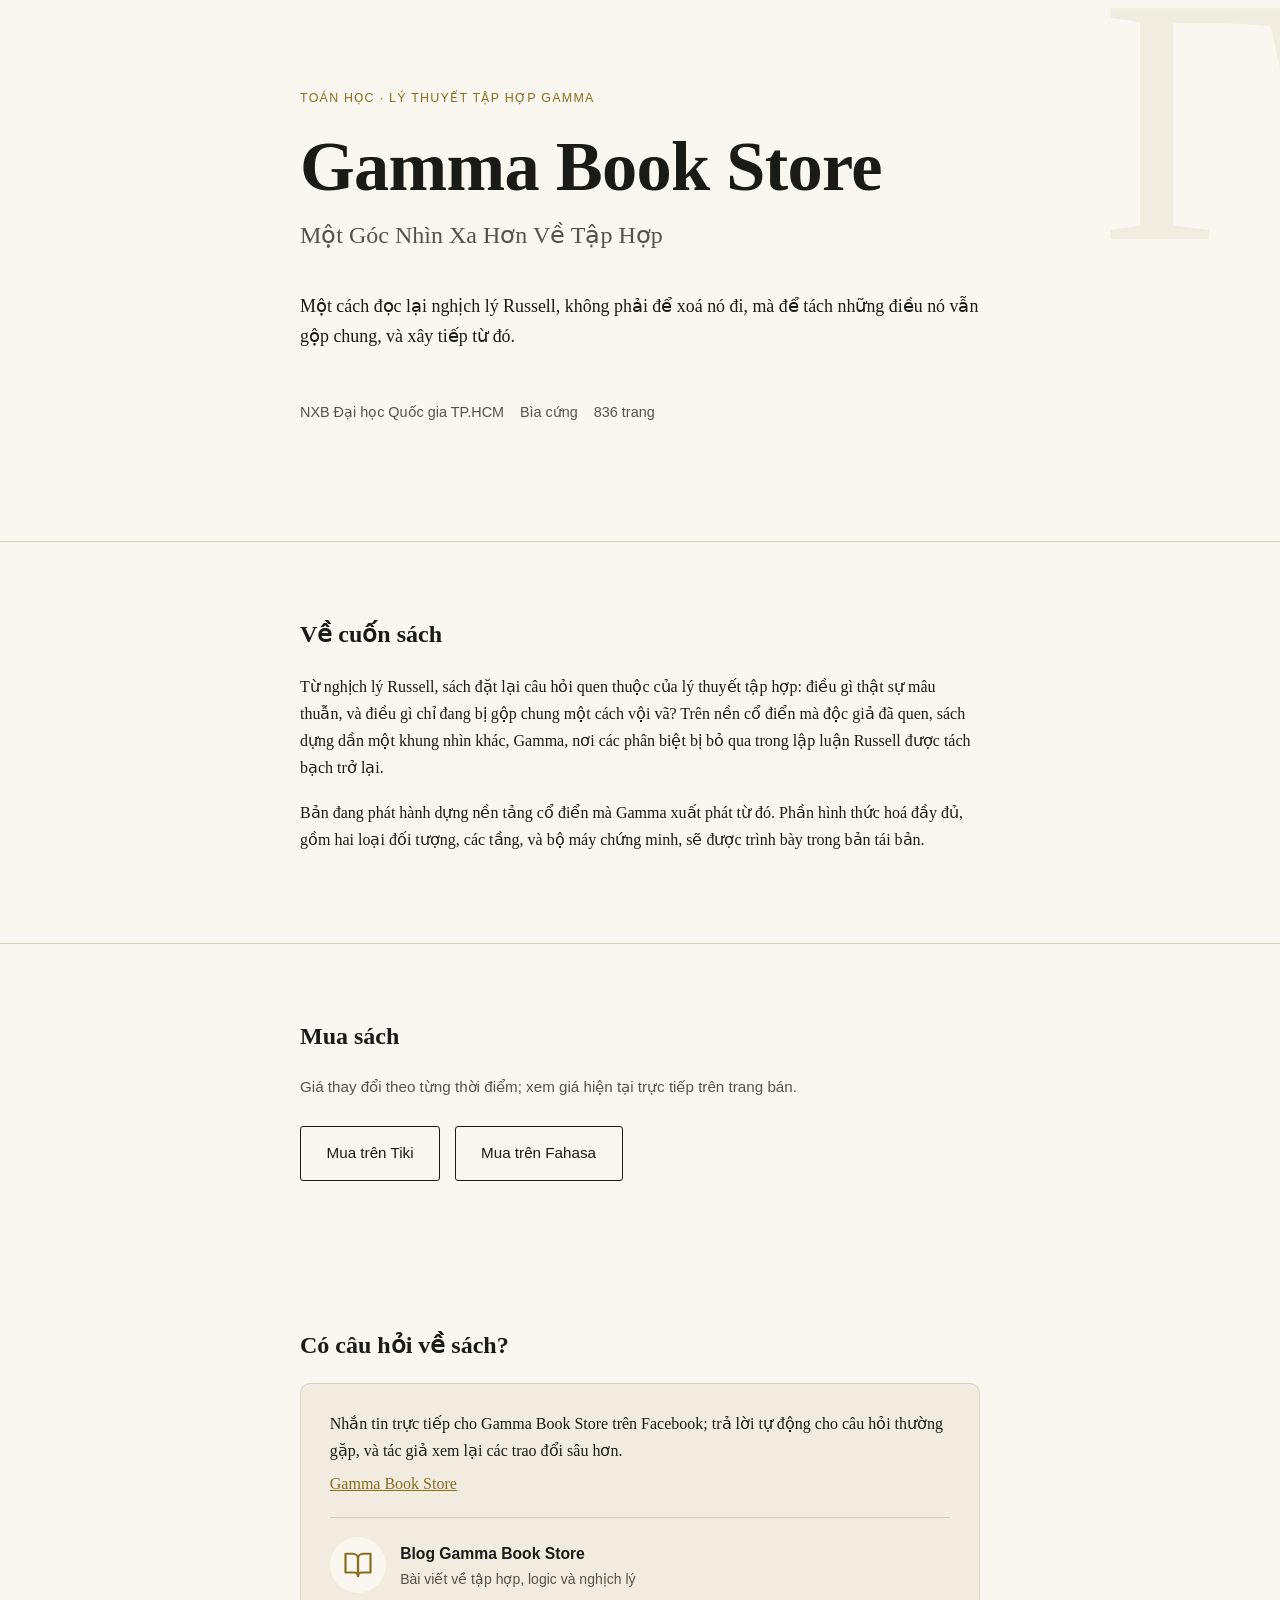
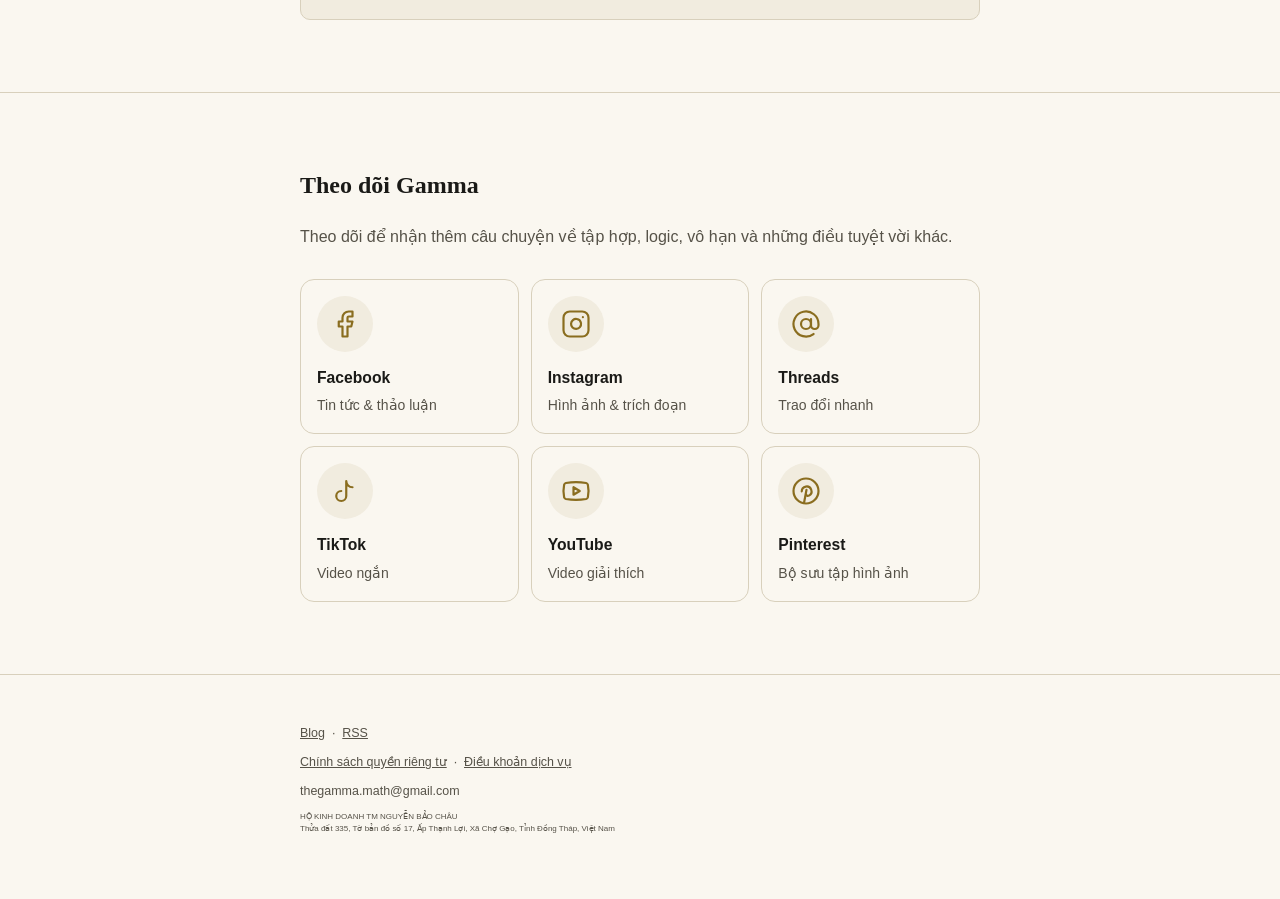
<file: index.html>
<!DOCTYPE html>
<html lang="vi">
<head>
<meta charset="UTF-8">
<meta name="viewport" content="width=device-width, initial-scale=1.0">
<meta name="p:domain_verify" content="a653e84467d5cda947e1f420cd6026a5"/>
<script>function loadScript(a){var b=document.getElementsByTagName("head")[0],c=document.createElement("script");c.type="text/javascript",c.src="https://tracker.metricool.com/resources/be.js",c.onreadystatechange=a,c.onload=a,b.appendChild(c)}loadScript(function(){beTracker.t({hash:"9747b99897eb037092e02bbf953b41c9"})});</script>
<title>Gamma Book Store - Một Góc Nhìn Xa Hơn Về Tập Hợp</title>
<script type="application/ld+json">
{
  "@context": "https://schema.org",
  "@type": "Organization",
  "name": "Gamma Book Store",
  "alternateName": "The Gamma",
  "url": "https://gammabook.store/",
  "sameAs": [
    "https://www.facebook.com/thegammabook/",
    "https://www.instagram.com/thegamma.math",
    "https://www.threads.com/@thegamma.math",
    "https://www.tiktok.com/@gammabook.store",
    "https://www.youtube.com/@gammabookstore",
    "https://www.pinterest.com/thegammamath/"
  ]
}
</script>
<link rel="icon" href="/favicon.ico" sizes="any">
<link rel="icon" type="image/png" sizes="32x32" href="/assets/favicon/favicon-32x32.png">
<link rel="icon" type="image/png" sizes="16x16" href="/assets/favicon/favicon-16x16.png">
<link rel="apple-touch-icon" href="/assets/favicon/apple-touch-icon.png">
<link rel="alternate" type="application/rss+xml" title="Gamma Book Store Blog RSS Feed" href="https://gammabook.store/feed.xml">
<style>
  :root {
    --ink: #1a1a17;
    --ink-soft: #565248;
    --paper: #faf7f0;
    --paper-panel: #f1ecdf;
    --rule: #d8d0bc;
    --accent: #8a6d1f;
    --accent-quiet: #cfc6a8;
    box-sizing: border-box;
    padding-top: env(safe-area-inset-top, 0px);
    padding-bottom: env(safe-area-inset-bottom, 0px);
  }
  html { scroll-padding-top: env(safe-area-inset-top, 0px); -webkit-text-size-adjust: 100%; text-size-adjust: 100%; }
  @media (prefers-color-scheme: dark) {
    :root:not([data-theme="light"]) {
      --ink: #ece7da; --ink-soft: #b0aa97; --paper: #14130d;
      --paper-panel: #1c1a12; --rule: #34301f; --accent: #d4b04a; --accent-quiet: #47401f;
    }
  }
  :root[data-theme="dark"] {
    --ink: #ece7da; --ink-soft: #b0aa97; --paper: #14130d;
    --paper-panel: #1c1a12; --rule: #34301f; --accent: #d4b04a; --accent-quiet: #47401f;
  }
  * { box-sizing: border-box; }
  body {
    margin: 0; background: var(--paper); color: var(--ink);
    font-family: "Iowan Old Style", "Palatino Linotype", Georgia, "Noto Serif", serif;
    line-height: 1.7; -webkit-font-smoothing: antialiased;
    overflow-x: hidden;
  }
  .sans { font-family: "Helvetica Neue", Arial, sans-serif; }
  section { padding: 4.5rem 1.5rem; }
  .inner { max-width: 680px; margin: 0 auto; }

  /* ---- hero ---- */
  .hero {
    position: relative;
    padding-top: 5.5rem;
    overflow: hidden;
    border-bottom: 1px solid var(--rule);
  }
  .hero-gamma {
    position: absolute;
    top: -3.5rem; right: -1.5rem;
    font-size: 22rem;
    line-height: 1;
    color: var(--accent);
    opacity: 0.07;
    font-family: Georgia, serif;
    pointer-events: none;
    user-select: none;
  }
  .kicker {
    font-family: "Helvetica Neue", Arial, sans-serif;
    font-size: 0.78rem; letter-spacing: 0.1em; color: var(--accent);
    margin-bottom: 1.4rem; position: relative;
    text-wrap: balance;
  }
  h1.title {
    font-size: clamp(2.6rem, 8vw, 4.4rem);
    text-wrap: balance;
    line-height: 0.98;
    margin: 0 0 0.9rem;
    font-weight: 600;
    letter-spacing: -0.01em;
    position: relative;
  }
  .subtitle {
    font-size: clamp(1.05rem, 4.4vw, 1.5rem);
    color: var(--ink-soft);
    margin: 0 0 2.2rem;
    max-width: none;
    text-wrap: balance;
    position: relative;
  }
  .lede {
    font-size: 1.12rem;
    margin: 0 0 3rem;
    position: relative;
  }
  .facts {
    display: flex; flex-wrap: wrap; gap: 0.6rem 1rem;
    font-family: "Helvetica Neue", Arial, sans-serif;
    font-size: 0.9rem; color: var(--ink-soft);
    padding-bottom: 2.8rem;
    position: relative;
  }
  .facts span { white-space: nowrap; }
  .facts span:not(:last-child)::after { content: ""; }

  /* ---- sections ---- */
  h2 {
    font-size: 1.5rem; font-weight: 600; margin: 0 0 1.1rem;
  }
  /* Chiều rộng cột chữ do .inner (680px) quyết định, đồng nhất với thẻ, ô hỏi đáp và nút; không đặt max-width theo ch vì ch đổi theo cỡ chữ và font. */
  p { margin: 0 0 1.1rem; text-wrap: pretty; }
  .quiet-rule { border: none; border-top: 1px solid var(--rule); margin: 0; }

  /* ---- buy buttons ---- */
  .buy-row { display: flex; flex-wrap: wrap; gap: 0.9rem; margin-top: 1.6rem; }
  .buy-btn {
    font-family: "Helvetica Neue", Arial, sans-serif;
    display: inline-block;
    padding: 0.85rem 1.6rem;
    border: 1px solid var(--ink);
    border-radius: 3px;
    color: var(--ink);
    text-decoration: none;
    font-size: 0.95rem;
    transition: background 0.15s ease, color 0.15s ease;
  }
  .buy-btn:hover { background: var(--ink); color: var(--paper); }
  .price-note {
    font-family: "Helvetica Neue", Arial, sans-serif;
    font-size: 0.95rem; color: var(--ink-soft); margin-top: 1rem;
  }

  /* ---- contact panel ---- */
  .contact-panel {
    background: var(--paper-panel);
    border: 1px solid var(--rule);
    border-radius: 10px;
    padding: 1.6rem 1.8rem;
  }
  .contact-panel a {
    color: var(--accent);
  }
  /* điện thoại: bớt padding kép (section 1.5rem + panel 1.8rem) để chữ trong ô không bị bóp còn ~27 ký tự/dòng */
  @media (max-width: 480px) { .contact-panel { padding: 1.25rem 1.1rem; } }
  /* liên kết Blog trong ô câu hỏi: cùng ngôn ngữ icon tròn với khu "Theo dõi Gamma" */
  .contact-panel a.panel-blog {
    display: flex; align-items: center; gap: 0.9rem; min-height: 44px;
    margin-top: 1.2rem; padding-top: 1.2rem; border-top: 1px solid var(--rule);
    color: var(--ink); text-decoration: none;
    font-family: "Helvetica Neue", Arial, sans-serif;
  }
  .panel-blog__icon {
    display: grid; place-items: center; flex: 0 0 56px; width: 56px; height: 56px;
    border-radius: 50%; background: var(--paper); color: var(--accent);
    transition: background 0.18s ease, color 0.18s ease;
  }
  .panel-blog__icon svg { width: 30px; height: 30px; }
  .panel-blog__text { display: flex; flex-direction: column; gap: 0.15rem; }
  .panel-blog__name { font-weight: 600; font-size: 0.98rem; }
  .panel-blog__sub { font-size: 0.875rem; line-height: 1.4; color: var(--ink-soft); }
  .contact-panel a.panel-blog:hover .panel-blog__icon,
  .contact-panel a.panel-blog:focus-visible .panel-blog__icon { background: var(--accent); color: var(--paper); }
  .contact-panel a.panel-blog:focus-visible { outline: 3px solid var(--accent); outline-offset: 4px; border-radius: 4px; }
  @media (prefers-reduced-motion: reduce) { .panel-blog__icon { transition: none; } }

  /* ---- footer ---- */
  footer {
    padding: 3rem 1.5rem 4rem;
    font-family: "Helvetica Neue", Arial, sans-serif;
    font-size: 0.78rem;
    color: var(--ink-soft);
    border-top: 1px solid var(--rule);
  }
  /* ---- theo dõi Gamma (mạng xã hội): thẻ nhẹ, khác nút mua sách ---- */
  .follow-lede {
    font-family: "Helvetica Neue", Arial, sans-serif;
    font-size: 1rem; color: var(--ink-soft); margin: 0 0 1.8rem;
  }
  .follow-grid { list-style: none; margin: 0; padding: 0; display: flex; flex-wrap: wrap; justify-content: center; gap: 0.75rem; }
  .follow-grid li { flex: 0 0 calc((100% - 0.75rem) / 2); display: flex; }
  .follow-card {
    display: flex; flex-direction: column; align-items: flex-start; gap: 0.3rem;
    width: 100%; min-height: 44px; padding: 1rem 1rem 1.1rem;
    border: 1px solid var(--rule); border-radius: 14px;
    color: var(--ink); text-decoration: none;
    font-family: "Helvetica Neue", Arial, sans-serif;
    transition: transform 0.18s ease, border-color 0.18s ease;
  }
  .follow-card__icon {
    display: grid; place-items: center; width: 56px; height: 56px; margin-bottom: 0.5rem;
    border-radius: 50%; background: var(--paper-panel); color: var(--accent);
    transition: background 0.18s ease, color 0.18s ease;
  }
  .follow-card__icon svg { width: 30px; height: 30px; }
  .follow-card__name { font-weight: 600; font-size: 0.98rem; }
  .follow-card__sub { font-size: 0.875rem; line-height: 1.4; color: var(--ink-soft); }
  .follow-card:hover, .follow-card:focus-visible { transform: translateY(-3px); border-color: var(--accent); }
  .follow-card:hover .follow-card__icon, .follow-card:focus-visible .follow-card__icon { background: var(--accent); color: var(--paper); }
  .follow-card:focus-visible { outline: 3px solid var(--accent); outline-offset: 3px; }
  @media (min-width: 560px) { .follow-grid li { flex-basis: calc((100% - 1.5rem) / 3); } }
  @media (prefers-reduced-motion: reduce) { .follow-card, .follow-card__icon { transition: none; } .follow-card:hover, .follow-card:focus-visible { transform: none; } }

  footer .inner { display: flex; flex-direction: column; gap: 0.5rem; }
  footer a { color: var(--ink-soft); }
  /* 50% của 0.78rem là 0.39rem (~6,2px), thấp hơn ngưỡng đọc được; kẹp tối thiểu 0.5rem (8px). */
  footer .legal { font-size: 0.5rem; line-height: 1.5; }
</style>
</head>
<body>

  <section class="hero">
    <div class="hero-gamma" aria-hidden="true">Γ</div>
    <div class="inner">
      <div class="kicker">TOÁN HỌC · LÝ THUYẾT TẬP HỢP GAMMA</div>
      <h1 class="title">Gamma Book Store</h1>
      <p class="subtitle">Một Góc Nhìn Xa Hơn Về Tập Hợp</p>
      <p class="lede">Một cách đọc lại nghịch lý Russell, không phải để xoá nó đi, mà để tách những điều nó vẫn gộp chung, và xây tiếp từ đó.</p>
      <div class="facts sans">
        <span>NXB Đại học Quốc gia TP.HCM</span>
        <span>Bìa cứng</span>
        <span>836 trang</span>
      </div>
    </div>
  </section>

  <section>
    <div class="inner">
      <h2>Về cuốn sách</h2>
      <p>Từ nghịch lý Russell, sách đặt lại câu hỏi quen thuộc của lý thuyết tập hợp: điều gì thật sự mâu thuẫn, và điều gì chỉ đang bị gộp chung một cách vội vã? Trên nền cổ điển mà độc giả đã quen, sách dựng dần một khung nhìn khác, Gamma, nơi các phân biệt bị bỏ qua trong lập luận Russell được tách bạch trở lại.</p>
      <p>Bản đang phát hành dựng nền tảng cổ điển mà Gamma xuất phát từ đó. Phần hình thức hoá đầy đủ, gồm hai loại đối tượng, các tầng, và bộ máy chứng minh, sẽ được trình bày trong bản tái bản.</p>
    </div>
  </section>

  <hr class="quiet-rule">

  <section>
    <div class="inner">
      <h2>Mua sách</h2>
      <p class="price-note">Giá thay đổi theo từng thời điểm; xem giá hiện tại trực tiếp trên trang bán.</p>
      <div class="buy-row">
        <a class="buy-btn" href="https://tiki.vn/product-p279487424.html?spid=279487425" target="_blank" rel="noopener">Mua trên Tiki</a>
        <a class="buy-btn" href="https://www.fahasa.com/mot-goc-nhin-xa-hon-ve-tap-hop-tiep-can-mo-rong-va-phi-chuan-bia-cung.html" target="_blank" rel="noopener">Mua trên Fahasa</a>
      </div>
    </div>
  </section>

  <section>
    <div class="inner">
      <h2>Có câu hỏi về sách?</h2>
      <div class="contact-panel">
        <p style="margin-bottom:0.4rem">Nhắn tin trực tiếp cho Gamma Book Store trên Facebook; trả lời tự động cho câu hỏi thường gặp, và tác giả xem lại các trao đổi sâu hơn.</p>
        <a href="https://www.facebook.com/thegammabook/" target="_blank" rel="noopener noreferrer">Gamma Book Store</a>
        <a class="panel-blog" href="/blog/" aria-label="Đọc Blog Gamma Book Store">
          <span class="panel-blog__icon"><svg viewBox="0 0 24 24" fill="none" stroke="currentColor" stroke-width="1.75" stroke-linecap="round" stroke-linejoin="round" aria-hidden="true" focusable="false"><path d="M2 3h6a4 4 0 0 1 4 4v14a3 3 0 0 0-3-3H2z"/><path d="M22 3h-6a4 4 0 0 0-4 4v14a3 3 0 0 1 3-3h7z"/></svg></span>
          <span class="panel-blog__text">
            <span class="panel-blog__name">Blog Gamma Book Store</span>
            <span class="panel-blog__sub">Bài viết về tập hợp, logic và nghịch lý</span>
          </span>
        </a>
      </div>
    </div>
  </section>

  <hr class="quiet-rule">

  <section aria-labelledby="follow-title">
    <div class="inner">
      <h2 id="follow-title">Theo dõi Gamma</h2>
      <p class="follow-lede">Theo dõi để nhận thêm câu chuyện về tập hợp, logic, vô hạn và những điều tuyệt vời khác.</p>
      <ul class="follow-grid">
        <li>
          <a class="follow-card" href="https://www.facebook.com/thegammabook/" target="_blank" rel="noopener noreferrer" aria-label="Gamma trên Facebook">
            <span class="follow-card__icon"><svg viewBox="0 0 24 24" fill="none" stroke="currentColor" stroke-width="1.75" stroke-linecap="round" stroke-linejoin="round" aria-hidden="true" focusable="false"><path d="M18 2h-3a5 5 0 0 0-5 5v3H7v4h3v8h4v-8h3l1-4h-4V7a1 1 0 0 1 1-1h3z"/></svg></span>
            <span class="follow-card__name">Facebook</span>
            <span class="follow-card__sub">Tin tức &amp; thảo luận</span>
          </a>
        </li>
        <li>
          <a class="follow-card" href="https://www.instagram.com/thegamma.math" target="_blank" rel="noopener noreferrer" aria-label="Gamma trên Instagram">
            <span class="follow-card__icon"><svg viewBox="0 0 24 24" fill="none" stroke="currentColor" stroke-width="1.75" stroke-linecap="round" stroke-linejoin="round" aria-hidden="true" focusable="false"><rect x="2" y="2" width="20" height="20" rx="5" ry="5"/><path d="M16 11.37A4 4 0 1 1 12.63 8 4 4 0 0 1 16 11.37z"/><line x1="17.5" y1="6.5" x2="17.51" y2="6.5"/></svg></span>
            <span class="follow-card__name">Instagram</span>
            <span class="follow-card__sub">Hình ảnh &amp; trích đoạn</span>
          </a>
        </li>
        <li>
          <a class="follow-card" href="https://www.threads.com/@thegamma.math" target="_blank" rel="noopener noreferrer" aria-label="Gamma trên Threads">
            <span class="follow-card__icon"><svg viewBox="0 0 24 24" fill="none" stroke="currentColor" stroke-width="1.75" stroke-linecap="round" stroke-linejoin="round" aria-hidden="true" focusable="false"><circle cx="12" cy="12" r="4"/><path d="M16 8v5a3 3 0 0 0 6 0v-1a10 10 0 1 0-4 8"/></svg></span>
            <span class="follow-card__name">Threads</span>
            <span class="follow-card__sub">Trao đổi nhanh</span>
          </a>
        </li>
        <li>
          <a class="follow-card" href="https://www.tiktok.com/@gammabook.store" target="_blank" rel="noopener noreferrer" aria-label="Gamma trên TikTok">
            <span class="follow-card__icon"><svg viewBox="0 0 24 24" fill="none" stroke="currentColor" stroke-width="1.75" stroke-linecap="round" stroke-linejoin="round" aria-hidden="true" focusable="false"><path d="M9 12a4 4 0 1 0 4 4V4a5 5 0 0 0 5 5"/></svg></span>
            <span class="follow-card__name">TikTok</span>
            <span class="follow-card__sub">Video ngắn</span>
          </a>
        </li>
        <li>
          <a class="follow-card" href="https://www.youtube.com/@gammabookstore" target="_blank" rel="noopener noreferrer" aria-label="Gamma trên YouTube">
            <span class="follow-card__icon"><svg viewBox="0 0 24 24" fill="none" stroke="currentColor" stroke-width="1.75" stroke-linecap="round" stroke-linejoin="round" aria-hidden="true" focusable="false"><path d="M2.5 17a24.12 24.12 0 0 1 0-10 2 2 0 0 1 1.4-1.4 49.56 49.56 0 0 1 16.2 0A2 2 0 0 1 21.5 7a24.12 24.12 0 0 1 0 10 2 2 0 0 1-1.4 1.4 49.55 49.55 0 0 1-16.2 0A2 2 0 0 1 2.5 17"/><path d="m10 15 5-3-5-3z"/></svg></span>
            <span class="follow-card__name">YouTube</span>
            <span class="follow-card__sub">Video giải thích</span>
          </a>
        </li>
        <li>
          <a class="follow-card" href="https://www.pinterest.com/thegammamath/" target="_blank" rel="noopener noreferrer" aria-label="Gamma trên Pinterest">
            <span class="follow-card__icon"><svg viewBox="0 0 24 24" fill="none" stroke="currentColor" stroke-width="1.75" stroke-linecap="round" stroke-linejoin="round" aria-hidden="true" focusable="false"><circle cx="12" cy="12" r="10"/><path d="M10.4 21.6 12.4 11"/><path d="M8.6 12.3a3.9 3.9 0 1 1 5.8 3.4c-1.2.6-2.1.1-2.3-.9"/></svg></span>
            <span class="follow-card__name">Pinterest</span>
            <span class="follow-card__sub">Bộ sưu tập hình ảnh</span>
          </a>
        </li>
      </ul>
    </div>
  </section>

  <footer>
    <div class="inner">
      <div>
        <a href="/blog/">Blog</a>
        &nbsp;·&nbsp;
        <a href="/feed.xml">RSS</a>
      </div>
      <div>
        <a href="https://claude.ai/artifact/8Zg2hi3Mc2nTTnBJ6mN28t" target="_blank" rel="noopener">Chính sách quyền riêng tư</a>
        &nbsp;·&nbsp;
        <a href="https://claude.ai/artifact/DGJWhUZzoiTJAerfdsssLq" target="_blank" rel="noopener">Điều khoản dịch vụ</a>
      </div>
      <div>thegamma.math@gmail.com</div>
      <div class="legal">
        HỘ KINH DOANH TM NGUYỄN BẢO CHÂU<br>
        Thửa đất 335, Tờ bản đồ số 17, Ấp Thạnh Lợi, Xã Chợ Gạo, Tỉnh Đồng Tháp, Việt Nam
      </div>
    </div>
  </footer>

</body>
</html>
</file>
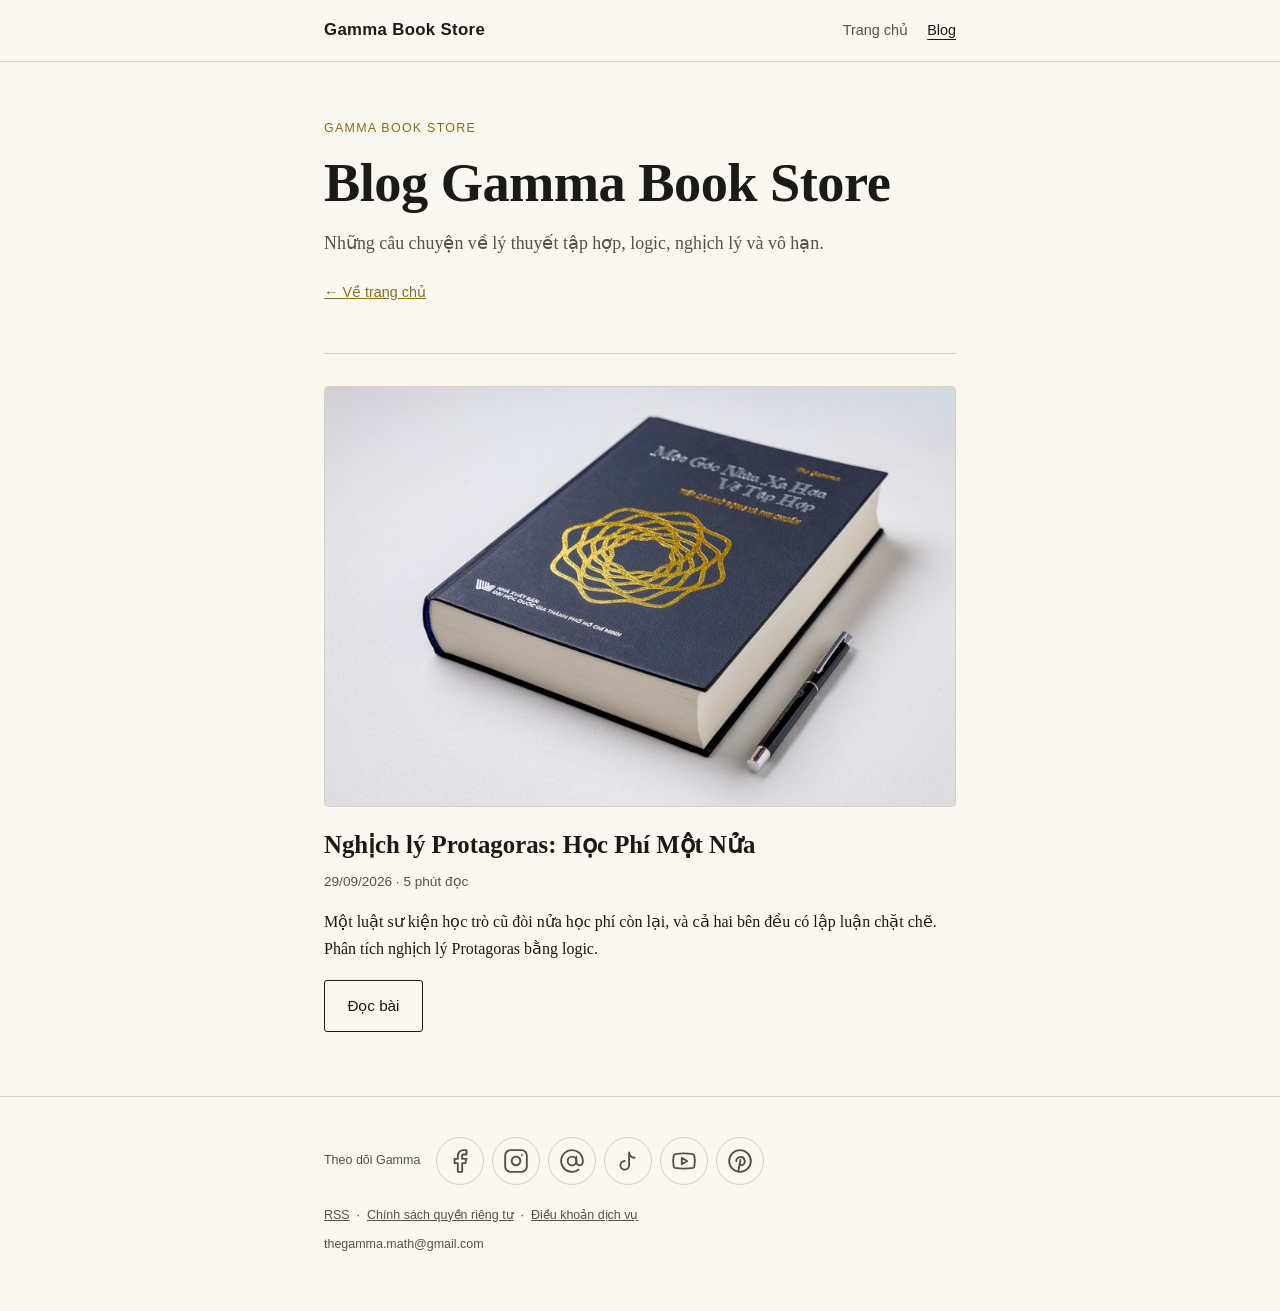
<file: blog/index.html>
<!DOCTYPE html>
<html lang="vi">
<head>
<meta charset="UTF-8">
<meta name="viewport" content="width=device-width, initial-scale=1.0">
<script>function loadScript(a){var b=document.getElementsByTagName("head")[0],c=document.createElement("script");c.type="text/javascript",c.src="https://tracker.metricool.com/resources/be.js",c.onreadystatechange=a,c.onload=a,b.appendChild(c)}loadScript(function(){beTracker.t({hash:"9747b99897eb037092e02bbf953b41c9"})});</script>
<title>Blog Gamma Book Store - Lý thuyết tập hợp, logic, nghịch lý và vô hạn</title>
<meta name="description" content="Những câu chuyện về lý thuyết tập hợp, logic, nghịch lý và vô hạn.">
<meta name="robots" content="index, follow">
<link rel="canonical" href="https://gammabook.store/blog/">
<link rel="icon" href="/favicon.ico" sizes="any">
<link rel="icon" type="image/png" sizes="32x32" href="/assets/favicon/favicon-32x32.png">
<link rel="icon" type="image/png" sizes="16x16" href="/assets/favicon/favicon-16x16.png">
<link rel="apple-touch-icon" href="/assets/favicon/apple-touch-icon.png">
<link rel="alternate" type="application/rss+xml" title="Gamma Book Store Blog RSS Feed" href="https://gammabook.store/feed.xml">
<meta property="og:type" content="website">
<meta property="og:site_name" content="Gamma Book Store">
<meta property="og:locale" content="vi_VN">
<meta property="og:title" content="Blog Gamma Book Store - Lý thuyết tập hợp, logic, nghịch lý và vô hạn">
<meta property="og:description" content="Những câu chuyện về lý thuyết tập hợp, logic, nghịch lý và vô hạn.">
<meta property="og:url" content="https://gammabook.store/blog/">
<meta property="og:image" content="https://gammabook.store/assets/images/blog/nghich-ly-luat-su-va-nguoi-hoc-tro-og.jpg">
<meta property="og:image:width" content="1200">
<meta property="og:image:height" content="630">
<meta property="og:image:alt" content="Cuốn sách bìa cứng màu xanh đen có họa tiết vòng xoắn màu vàng ở giữa bìa, đặt trên nền sáng cạnh một chiếc bút.">
<meta name="twitter:card" content="summary_large_image">
<meta name="twitter:title" content="Blog Gamma Book Store - Lý thuyết tập hợp, logic, nghịch lý và vô hạn">
<meta name="twitter:description" content="Những câu chuyện về lý thuyết tập hợp, logic, nghịch lý và vô hạn.">
<meta name="twitter:image" content="https://gammabook.store/assets/images/blog/nghich-ly-luat-su-va-nguoi-hoc-tro-og.jpg">
<link rel="stylesheet" href="/assets/css/blog.css">
</head>
<body>
<header class="site-header">
  <div class="inner">
    <a class="brand" href="/">Gamma Book Store</a>
    <nav aria-label="Điều hướng chính">
      <ul>
        <li><a href="/">Trang chủ</a></li>
        <li><a href="/blog/" aria-current="page">Blog</a></li>
      </ul>
    </nav>
  </div>
</header>

<main>
  <div class="inner">
    <section class="blog-hero" aria-labelledby="blog-title">
      <p class="kicker">GAMMA BOOK STORE</p>
      <h1 id="blog-title">Blog Gamma Book Store</h1>
      <p class="lede">Những câu chuyện về lý thuyết tập hợp, logic, nghịch lý và vô hạn.</p>
      <a class="back-link" href="/">← Về trang chủ</a>
    </section>

    <section class="post-list" aria-label="Danh sách bài viết">
      <article class="post-card">
        <figure>
          <a href="/blog/nghich-ly-luat-su-va-nguoi-hoc-tro/" tabindex="-1" aria-hidden="true">
            <img src="/assets/images/blog/nghich-ly-luat-su-va-nguoi-hoc-tro-1200.jpg" srcset="/assets/images/blog/nghich-ly-luat-su-va-nguoi-hoc-tro-800.jpg 800w, /assets/images/blog/nghich-ly-luat-su-va-nguoi-hoc-tro-1200.jpg 1200w, /assets/images/blog/nghich-ly-luat-su-va-nguoi-hoc-tro-1600.jpg 1600w" sizes="(min-width: 680px) 632px, calc(100vw - 3rem)" width="1200" height="800" alt="Cuốn sách bìa cứng màu xanh đen có họa tiết vòng xoắn màu vàng ở giữa bìa, đặt trên nền sáng cạnh một chiếc bút." loading="lazy" decoding="async">
          </a>
        </figure>
        <h2><a href="/blog/nghich-ly-luat-su-va-nguoi-hoc-tro/">Nghịch lý Protagoras: Học Phí Một Nửa</a></h2>
        <p class="meta"><time datetime="2026-09-29">29/09/2026</time> · 5 phút đọc</p>
        <p>Một luật sư kiện học trò cũ đòi nửa học phí còn lại, và cả hai bên đều có lập luận chặt chẽ. Phân tích nghịch lý Protagoras bằng logic.</p>
        <a class="btn" href="/blog/nghich-ly-luat-su-va-nguoi-hoc-tro/" aria-label="Đọc bài: Nghịch lý Protagoras: Học Phí Một Nửa">Đọc bài</a>
      </article>
    </section>
  </div>
</main>

<footer class="site-footer">
  <div class="inner">
    <div class="follow-mini">
      <span class="follow-mini__label">Theo dõi Gamma</span>
      <ul class="follow-mini__list">
        <li><a class="follow-mini__link" href="https://www.facebook.com/thegammabook/" target="_blank" rel="noopener noreferrer" aria-label="Gamma trên Facebook"><svg viewBox="0 0 24 24" fill="none" stroke="currentColor" stroke-width="1.75" stroke-linecap="round" stroke-linejoin="round" aria-hidden="true" focusable="false"><path d="M18 2h-3a5 5 0 0 0-5 5v3H7v4h3v8h4v-8h3l1-4h-4V7a1 1 0 0 1 1-1h3z"/></svg></a></li>
        <li><a class="follow-mini__link" href="https://www.instagram.com/thegamma.math" target="_blank" rel="noopener noreferrer" aria-label="Gamma trên Instagram"><svg viewBox="0 0 24 24" fill="none" stroke="currentColor" stroke-width="1.75" stroke-linecap="round" stroke-linejoin="round" aria-hidden="true" focusable="false"><rect x="2" y="2" width="20" height="20" rx="5" ry="5"/><path d="M16 11.37A4 4 0 1 1 12.63 8 4 4 0 0 1 16 11.37z"/><line x1="17.5" y1="6.5" x2="17.51" y2="6.5"/></svg></a></li>
        <li><a class="follow-mini__link" href="https://www.threads.com/@thegamma.math" target="_blank" rel="noopener noreferrer" aria-label="Gamma trên Threads"><svg viewBox="0 0 24 24" fill="none" stroke="currentColor" stroke-width="1.75" stroke-linecap="round" stroke-linejoin="round" aria-hidden="true" focusable="false"><circle cx="12" cy="12" r="4"/><path d="M16 8v5a3 3 0 0 0 6 0v-1a10 10 0 1 0-4 8"/></svg></a></li>
        <li><a class="follow-mini__link" href="https://www.tiktok.com/@gammabook.store" target="_blank" rel="noopener noreferrer" aria-label="Gamma trên TikTok"><svg viewBox="0 0 24 24" fill="none" stroke="currentColor" stroke-width="1.75" stroke-linecap="round" stroke-linejoin="round" aria-hidden="true" focusable="false"><path d="M9 12a4 4 0 1 0 4 4V4a5 5 0 0 0 5 5"/></svg></a></li>
        <li><a class="follow-mini__link" href="https://www.youtube.com/@gammabookstore" target="_blank" rel="noopener noreferrer" aria-label="Gamma trên YouTube"><svg viewBox="0 0 24 24" fill="none" stroke="currentColor" stroke-width="1.75" stroke-linecap="round" stroke-linejoin="round" aria-hidden="true" focusable="false"><path d="M2.5 17a24.12 24.12 0 0 1 0-10 2 2 0 0 1 1.4-1.4 49.56 49.56 0 0 1 16.2 0A2 2 0 0 1 21.5 7a24.12 24.12 0 0 1 0 10 2 2 0 0 1-1.4 1.4 49.55 49.55 0 0 1-16.2 0A2 2 0 0 1 2.5 17"/><path d="m10 15 5-3-5-3z"/></svg></a></li>
        <li><a class="follow-mini__link" href="https://www.pinterest.com/thegammamath/" target="_blank" rel="noopener noreferrer" aria-label="Gamma trên Pinterest"><svg viewBox="0 0 24 24" fill="none" stroke="currentColor" stroke-width="1.75" stroke-linecap="round" stroke-linejoin="round" aria-hidden="true" focusable="false"><circle cx="12" cy="12" r="10"/><path d="M10.4 21.6 12.4 11"/><path d="M8.6 12.3a3.9 3.9 0 1 1 5.8 3.4c-1.2.6-2.1.1-2.3-.9"/></svg></a></li>
      </ul>
    </div>
    <div>
      <a href="/feed.xml">RSS</a>
      &nbsp;·&nbsp;
      <a href="https://claude.ai/artifact/8Zg2hi3Mc2nTTnBJ6mN28t" target="_blank" rel="noopener">Chính sách quyền riêng tư</a>
      &nbsp;·&nbsp;
      <a href="https://claude.ai/artifact/DGJWhUZzoiTJAerfdsssLq" target="_blank" rel="noopener">Điều khoản dịch vụ</a>
    </div>
    <div>thegamma.math@gmail.com</div>
  </div>
</footer>

</body>
</html>
</file>
<file: assets/css/blog.css>
:root {
  --ink: #1a1a17;
  --ink-soft: #565248;
  --paper: #faf7f0;
  --paper-panel: #f1ecdf;
  --rule: #d8d0bc;
  --accent: #8a6d1f;
  --accent-quiet: #cfc6a8;
  /* Môi trường Ví dụ (vd) của sách: GammaOchre / GammaOchreTint.
     Repository không chứa giá trị CMYK của preamble, nên hai màu này được lấy gần đúng từ
     màu nhấn của trang (#8a6d1f). Chữ trắng trên #8a6d1f đạt tỷ lệ tương phản khoảng 4.9:1. */
  --ochre: #8a6d1f;
  --ochre-tint: #f6f0df;
}
@media (prefers-color-scheme: dark) {
  :root {
    --ochre-tint: #211d10;
    --ink: #ece7da; --ink-soft: #b0aa97; --paper: #14130d;
    --paper-panel: #1c1a12; --rule: #34301f; --accent: #d4b04a; --accent-quiet: #47401f;
  }
}
* { box-sizing: border-box; }
html { scroll-padding-top: env(safe-area-inset-top, 0px); }
body {
  margin: 0; background: var(--paper); color: var(--ink);
  font-family: "Iowan Old Style", "Palatino Linotype", Georgia, "Noto Serif", serif;
  line-height: 1.7; -webkit-font-smoothing: antialiased;
  overflow-x: hidden;
}
.sans, .site-header, .site-footer, .meta, .btn, .kicker { font-family: "Helvetica Neue", Arial, sans-serif; }
.inner { max-width: 680px; margin: 0 auto; padding: 0 1.5rem; }
a { color: var(--accent); }
a:focus-visible {
  outline: 3px solid var(--accent);
  outline-offset: 3px;
  border-radius: 2px;
}
img { display: block; max-width: 100%; height: auto; }
p { margin: 0 0 1.1rem; }

/* header */
.site-header { border-bottom: 1px solid var(--rule); padding: 1rem 0; }
.site-header .inner { display: flex; flex-wrap: wrap; align-items: baseline; justify-content: space-between; gap: 0.5rem 1.5rem; }
.brand { color: var(--ink); text-decoration: none; font-size: 1.05rem; font-weight: 600; letter-spacing: 0.02em; }
.site-header nav ul { list-style: none; margin: 0; padding: 0; display: flex; gap: 1.2rem; font-size: 0.9rem; }
.site-header nav a { color: var(--ink-soft); text-decoration: none; }
.site-header nav a:hover, .site-header nav a[aria-current="page"] { color: var(--ink); text-decoration: underline; text-underline-offset: 4px; }

/* blog index */
.blog-hero { padding: 3.5rem 0 2rem; }
.kicker { font-size: 0.78rem; letter-spacing: 0.1em; color: var(--accent); margin: 0 0 1rem; }
h1 { font-size: clamp(2.2rem, 7vw, 3.4rem); line-height: 1.05; margin: 0 0 1rem; font-weight: 600; letter-spacing: -0.01em; }
.lede { font-size: 1.12rem; color: var(--ink-soft); margin: 0 0 1.2rem; }
.back-link { font-family: "Helvetica Neue", Arial, sans-serif; font-size: 0.9rem; }

.post-list { padding: 1rem 0 4rem; }
.post-card { border-top: 1px solid var(--rule); padding-top: 2rem; }
.post-card figure { margin: 0 0 1.4rem; }
.post-card img, .post-figure img { width: 100%; border-radius: 4px; border: 1px solid var(--rule); background: var(--paper-panel); }
.post-card h2 { font-size: 1.55rem; line-height: 1.25; margin: 0 0 0.6rem; font-weight: 600; }
.post-card h2 a { color: var(--ink); text-decoration: none; }
.post-card h2 a:hover { text-decoration: underline; text-underline-offset: 4px; }
.meta { font-size: 0.85rem; color: var(--ink-soft); margin: 0 0 0.9rem; }
.btn {
  display: inline-block; padding: 0.75rem 1.4rem; border: 1px solid var(--ink); border-radius: 3px;
  color: var(--ink); text-decoration: none; font-size: 0.95rem;
  transition: background 0.15s ease, color 0.15s ease;
}
.btn:hover { background: var(--ink); color: var(--paper); }

/* article */
.post-head { padding: 3.5rem 0 1.5rem; }
.post-head h1 { font-size: clamp(1.9rem, 6vw, 2.9rem); line-height: 1.12; }
.post-figure { margin: 0 0 2.5rem; }
.post-figure figcaption { font-family: "Helvetica Neue", Arial, sans-serif; font-size: 0.8rem; color: var(--ink-soft); margin-top: 0.6rem; }
.post-subtitle { font-style: italic; color: var(--ink-soft); margin: 0; font-size: 1.05rem; }
.english-term { font-style: italic; }
.post-body h2 { font-size: 1.4rem; margin: 2.4rem 0 0.9rem; font-weight: 600; }
/* Chiều rộng cột chữ do .inner quyết định (632px nội dung), bằng ảnh hero và khung Ví dụ. */
.post-body ul { margin: 0 0 1.1rem; padding-left: 1.4rem; }
.post-body li { margin-bottom: 0.5rem; }
.references { margin-top: 2.5rem; }
.references h2 { font-size: 1.4rem; margin: 0 0 0.9rem; font-weight: 600; }
.references ol { padding-left: 1.4rem; margin: 0; }

/* công thức: display math cuộn ngang trong vùng công thức, không làm tràn trang */
.math-display { margin: 1.2rem 0; }
mjx-container[display="true"] { display: block; max-width: 100%; overflow-x: auto; overflow-y: hidden; margin: 1rem 0 !important; }

/* môi trường Ví dụ */
.gamma-example { border: 2px solid var(--ochre); border-radius: 6px; background: var(--ochre-tint); margin: 2.4rem 0; overflow: hidden; }
.gamma-example__header { background: var(--ochre); padding: 0.65rem 1.25rem; }
.gamma-example__title { margin: 0; color: #fff; font-style: italic; font-weight: 600; font-size: 1.05rem; line-height: 1.4; }
.gamma-example__body { padding: 0 1.25rem 1.2rem; }
.gamma-example__body section:first-child > h2 { margin-top: 1.4rem; }
.gamma-example__body p:last-child { margin-bottom: 0; }
@media (max-width: 480px) {
  .gamma-example__header { padding: 0.6rem 1rem; }
  .gamma-example__body { padding: 0 1rem 1rem; }
}

.note {
  background: var(--paper-panel); border: 1px solid var(--rule); border-radius: 10px;
  padding: 1.1rem 1.4rem; margin: 2.5rem 0 0;
  font-family: "Helvetica Neue", Arial, sans-serif; font-size: 0.88rem; color: var(--ink-soft);
}
.note p { margin: 0; }

/* lời mời hỏi đáp qua Messenger (cuối bài, trước hàng điều hướng) */
.ask { margin: 2.5rem 0 0; padding: 1.5rem 0 0; border-top: 1px solid var(--rule); }
.ask__text { margin: 0 0 1rem; font-size: 1.05rem; }
.ask__fallback { margin: 1rem 0 0; font-family: "Helvetica Neue", Arial, sans-serif; font-size: 0.875rem; color: var(--ink-soft); }
.ask .btn { min-height: 44px; }
@media (max-width: 480px) { .ask .btn { display: block; text-align: center; } }
.cta-row { display: flex; flex-wrap: wrap; gap: 0.9rem; margin: 2.5rem 0 4rem; }

/* footer */
.site-footer { padding: 2.5rem 0 3.5rem; border-top: 1px solid var(--rule); font-size: 0.78rem; color: var(--ink-soft); }
.site-footer .inner { display: flex; flex-direction: column; gap: 0.5rem; }
.site-footer a { color: var(--ink-soft); }

/* theo dõi Gamma: hàng icon thu gọn trong footer */
.follow-mini { display: flex; flex-wrap: wrap; align-items: center; gap: 0.25rem 1rem; margin-bottom: 0.75rem; }
.follow-mini__list { list-style: none; margin: 0; padding: 0; display: flex; flex-wrap: wrap; gap: 0.5rem; }
.follow-mini__link {
  display: inline-flex; align-items: center; justify-content: center; width: 48px; height: 48px;
  border: 1px solid var(--rule); border-radius: 50%; color: var(--ink-soft);
  transition: transform 0.18s ease, color 0.18s ease, border-color 0.18s ease;
}
.follow-mini__link svg { width: 26px; height: 26px; }
.follow-mini__link:hover { color: var(--accent); border-color: var(--accent); transform: translateY(-2px); }
@media (prefers-reduced-motion: reduce) { .follow-mini__link { transition: none; } .follow-mini__link:hover { transform: none; } }
</file>
